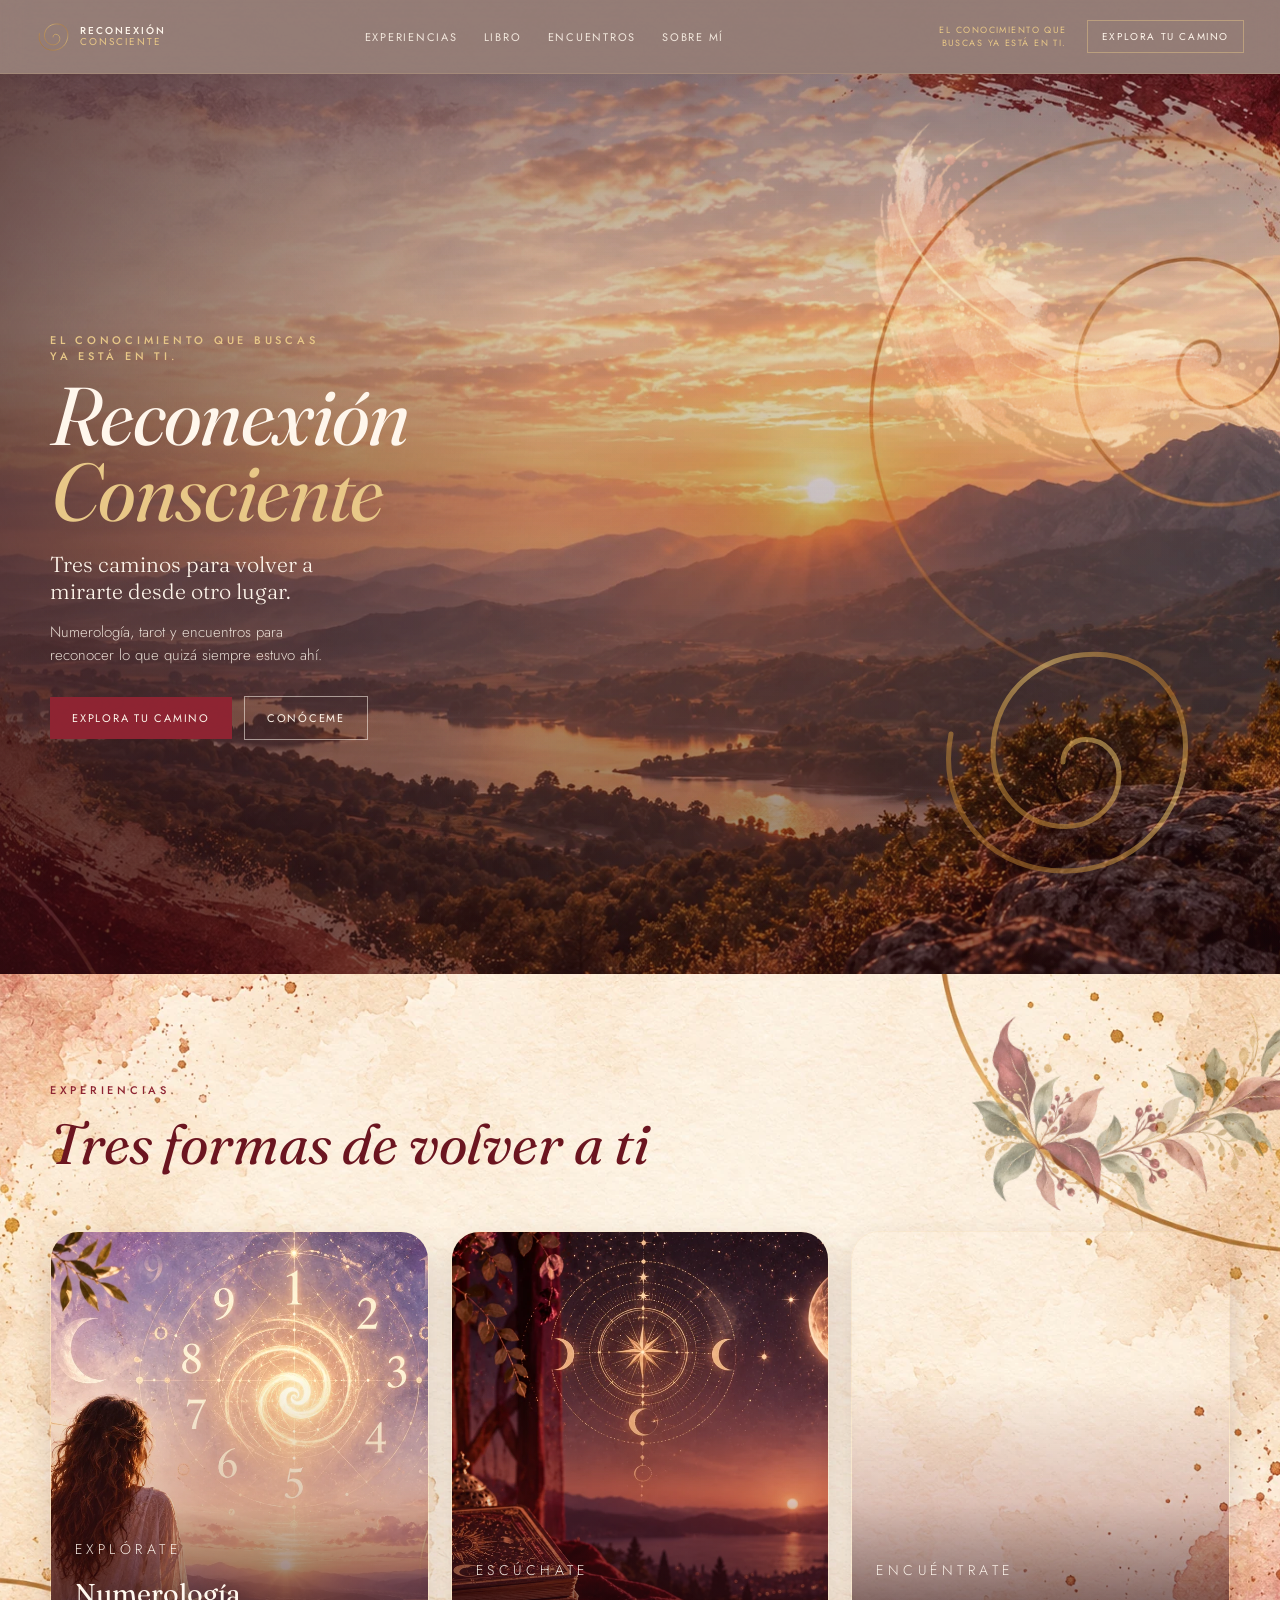
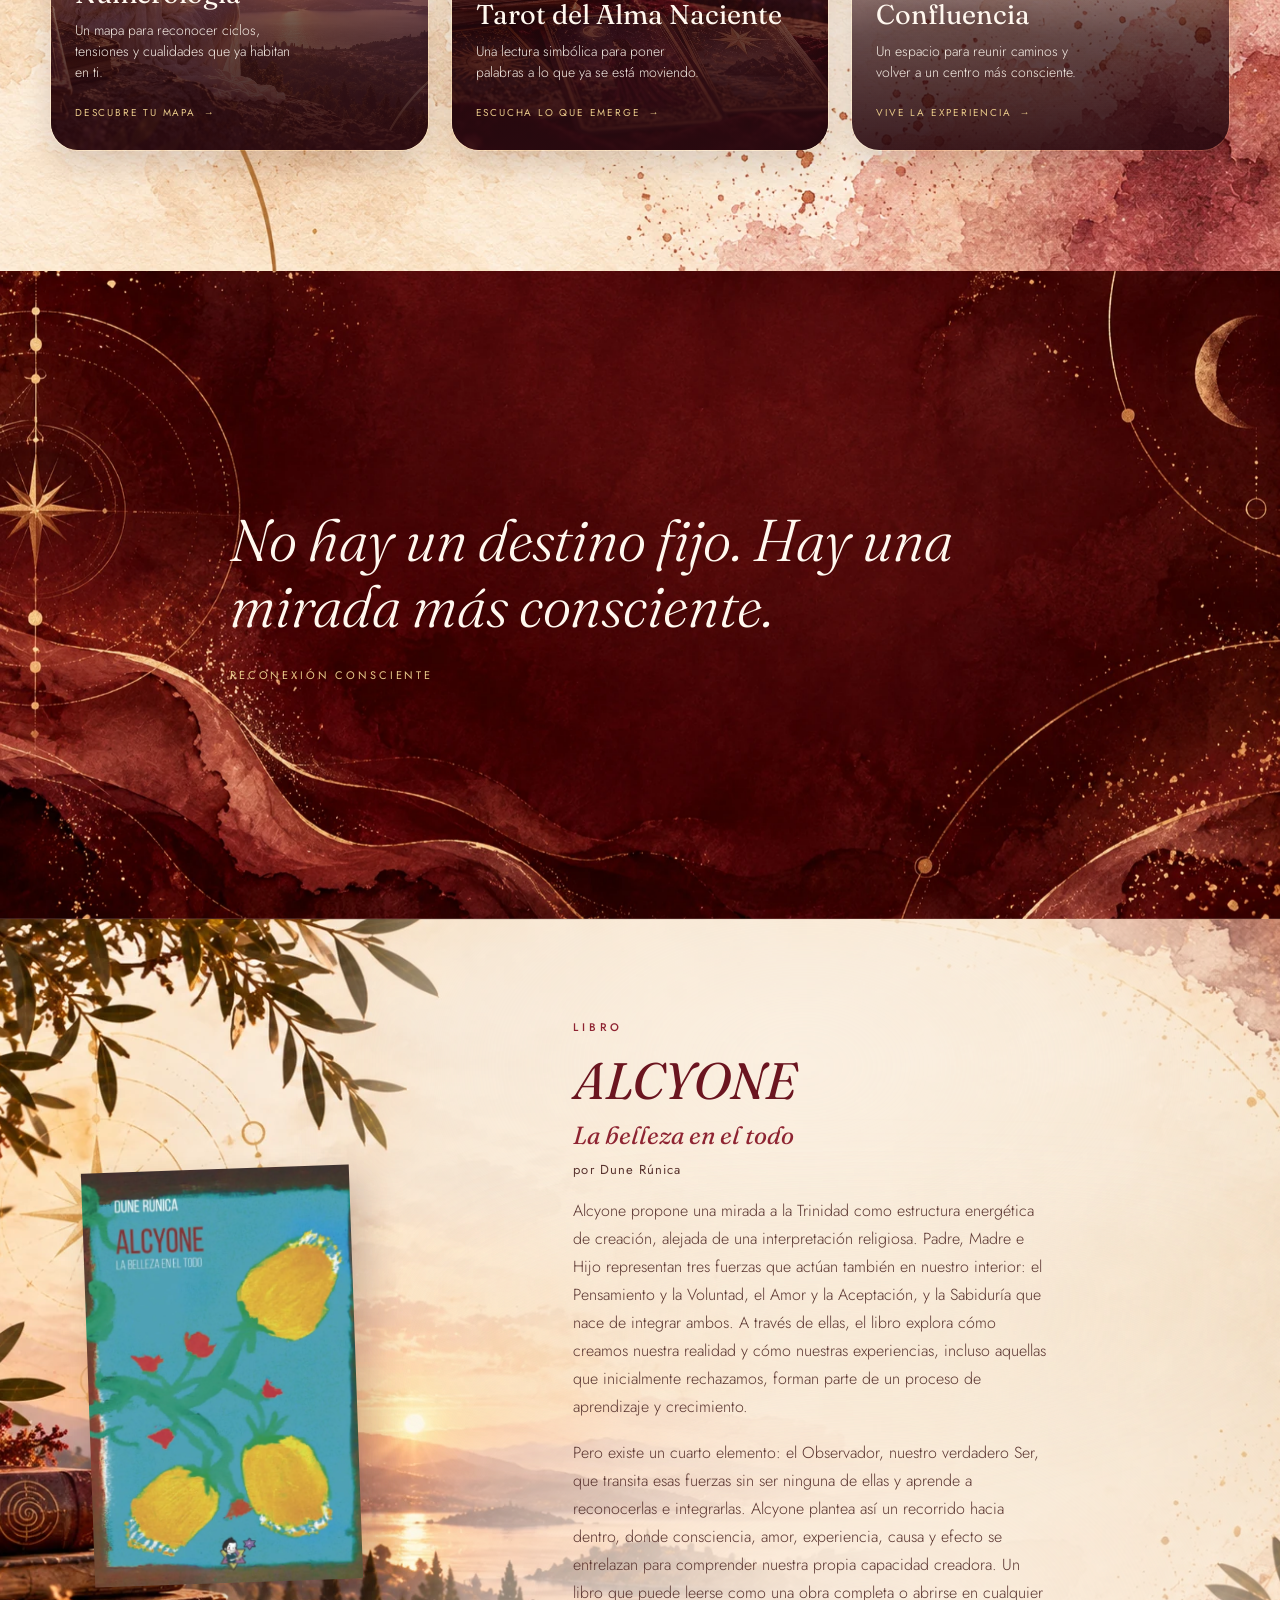
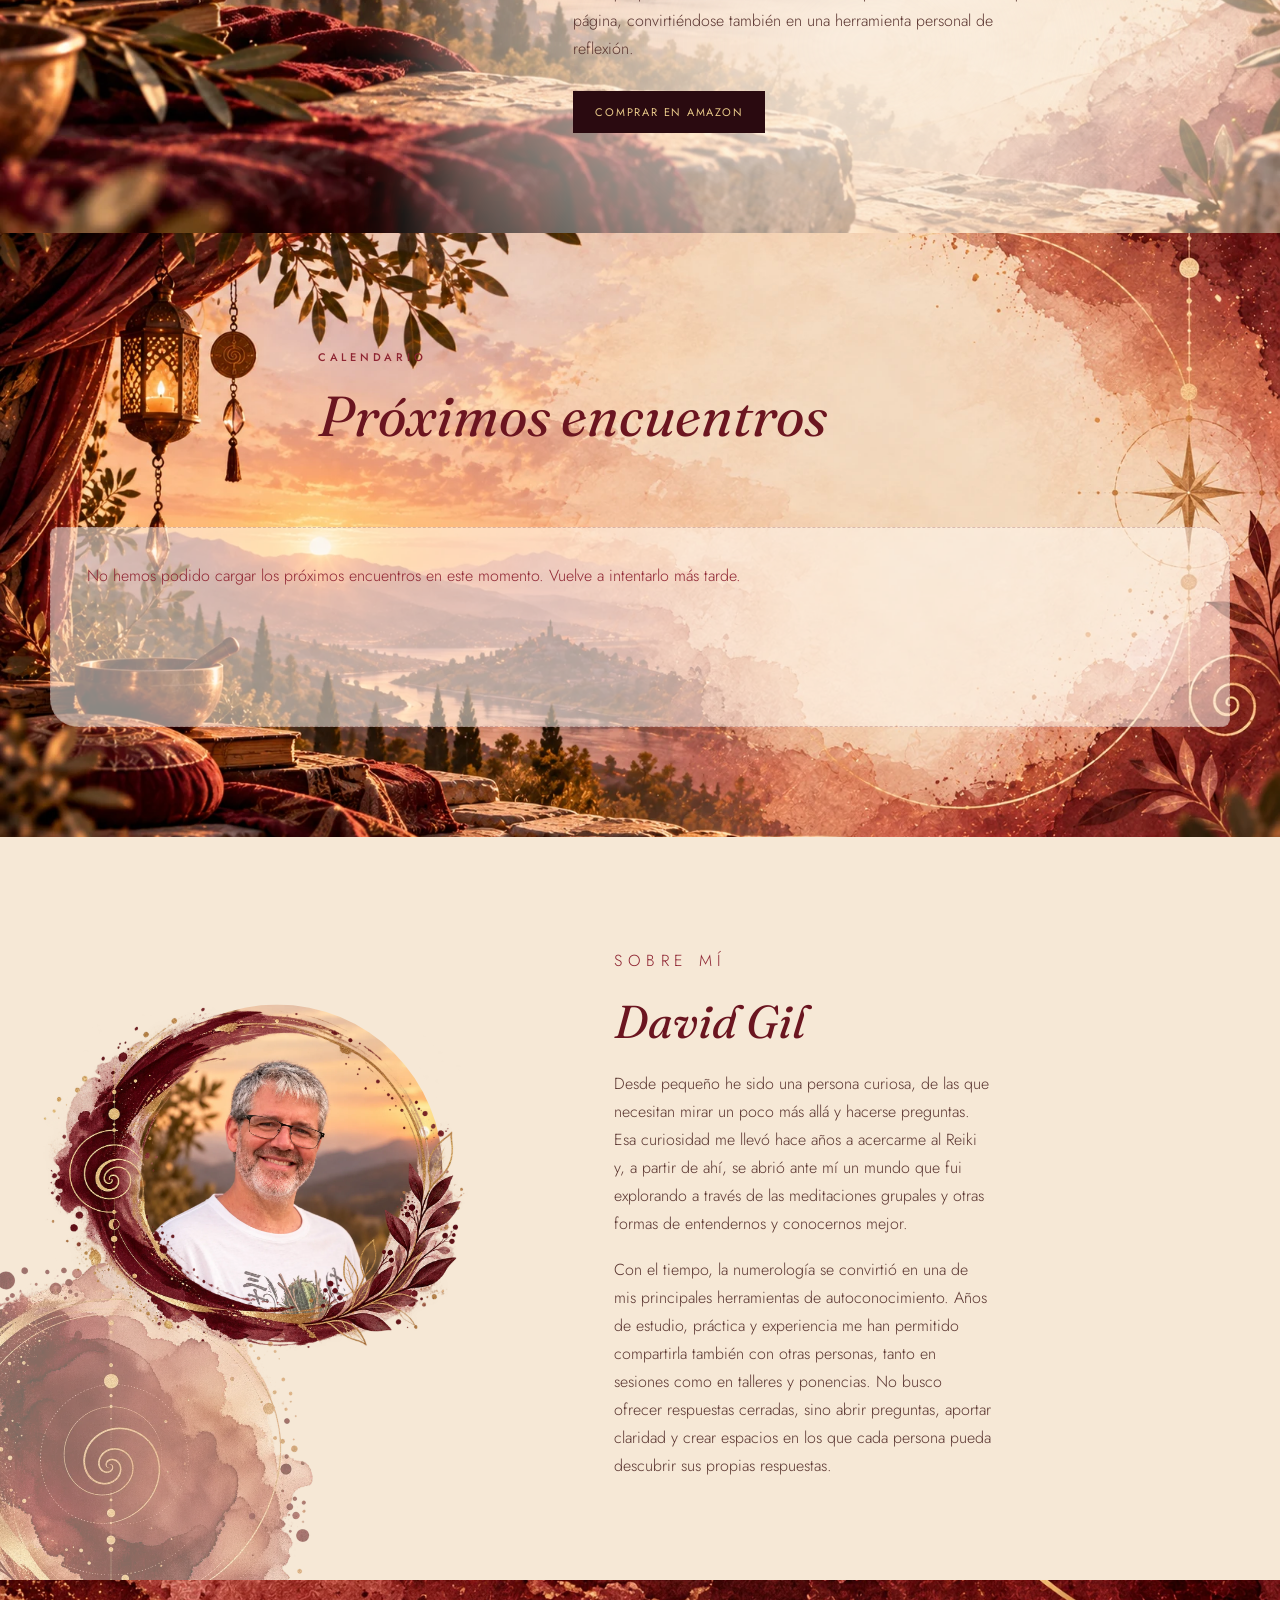
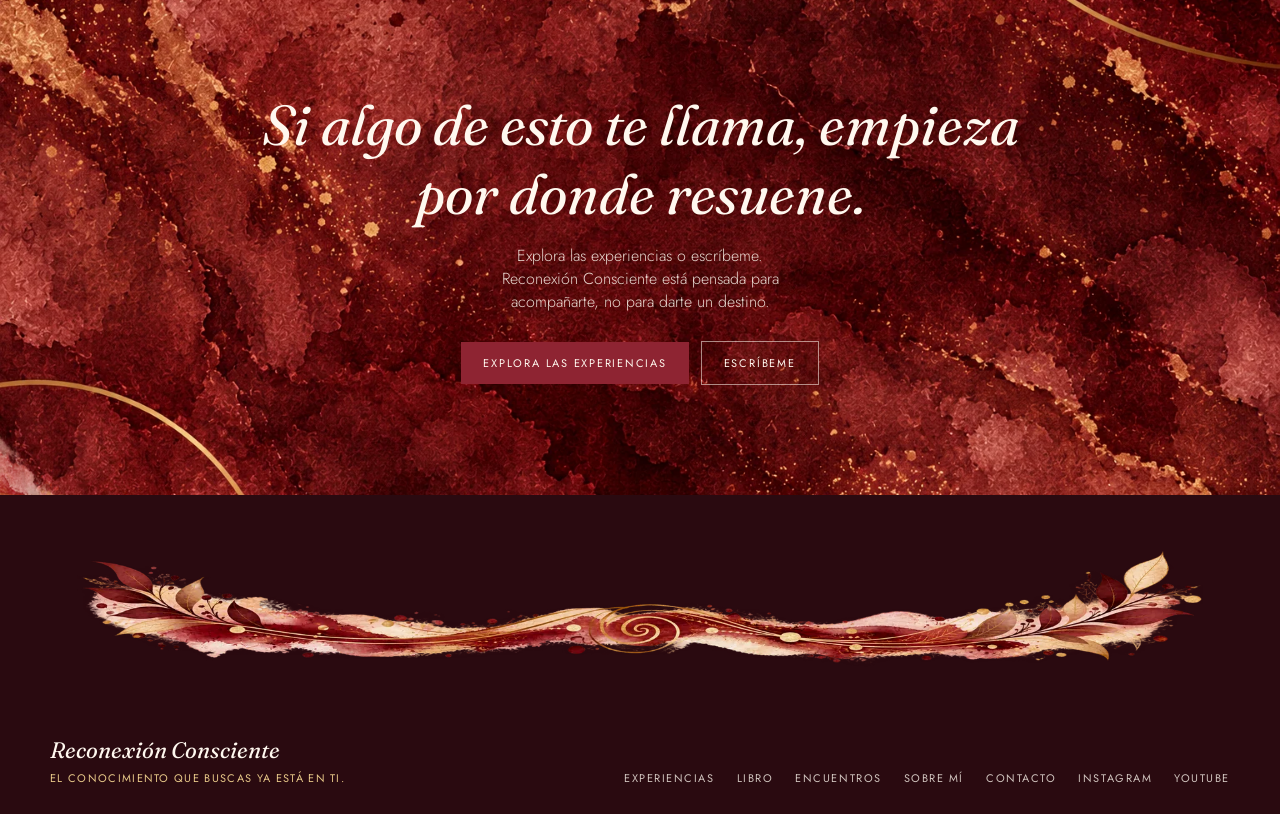
<file: index.html>
<!DOCTYPE html>
<html lang="es">
<head>
<meta charset="UTF-8">
<meta name="viewport" content="width=device-width, initial-scale=1.0">
<title>Reconexión Consciente · David Gil</title>
<link rel="preconnect" href="https://fonts.googleapis.com">
<link rel="preconnect" href="https://fonts.gstatic.com" crossorigin>
<link href="https://fonts.googleapis.com/css2?family=Fraunces:ital,opsz,wght@0,9..144,300;0,9..144,400;1,9..144,300;1,9..144,400&family=Jost:wght@300;400;500&display=swap" rel="stylesheet">
<link rel="stylesheet" href="rc-home.css">
</head>
<body>

<div class="rc-home" id="inicio">
  <div class="rc-grain" aria-hidden="true"></div>

  <header class="rc-header">
    <a class="rc-logo" href="#inicio">
      <img src="assets/spiral-gold.svg" alt="" width="34" height="34">
      <span class="rc-logo-text">
        <strong>Reconexión</strong>
        <span>Consciente</span>
      </span>
    </a>
    <button class="rc-nav-toggle" type="button" aria-expanded="false" aria-controls="rc-nav-panel" aria-label="Abrir menú">
      <span></span>
    </button>
    <nav class="rc-nav" id="rc-nav-panel">
      <a href="#experiencias">Experiencias</a>
      <a href="#libro">Libro</a>
      <a href="#encuentros">Encuentros</a>
      <a href="#sobre-mi">Sobre mí</a>
    </nav>
    <p class="rc-header-tagline">El conocimiento que buscas ya está en ti.</p>
    <a class="rc-header-cta" href="#experiencias">Explora tu camino</a>
  </header>

  <section class="rc-hero" aria-labelledby="rc-hero-title">
    <div class="rc-hero-media">
      <picture>
        <source media="(max-width:768px)" srcset="assets/hero-landscape-mobile.webp" type="image/webp" width="941" height="1672">
        <source media="(min-width:769px)" srcset="assets/hero-landscape-desktop.webp" type="image/webp" width="1672" height="941">
        <img src="assets/hero-landscape-desktop.webp" alt="Paisaje al atardecer sobre un valle y un lago" width="1672" height="941" fetchpriority="high" decoding="async">
      </picture>
    </div>
    <div class="rc-hero-shade" aria-hidden="true"></div>
    <img class="rc-hero-brush is-terra" src="assets/brush-terracotta.webp" alt="" aria-hidden="true">
    <img class="rc-hero-spiral" src="assets/spiral-gold.svg" alt="" aria-hidden="true">
    <div class="rc-hero-inner">
      <div class="rc-hero-copy">
        <p class="rc-kicker">El conocimiento que buscas ya está en ti.</p>
        <h1 id="rc-hero-title">Reconexión<br><em>Consciente</em></h1>
        <p class="rc-hero-claim">Tres caminos para volver a mirarte desde otro lugar.</p>
        <p class="rc-hero-intro">Numerología, tarot y encuentros para reconocer lo que quizá siempre estuvo ahí.</p>
        <div class="rc-actions">
          <a class="rc-btn rc-btn-solid" href="#experiencias">Explora tu camino</a>
          <a class="rc-btn rc-btn-ghost" href="#sobre-mi">Conóceme</a>
        </div>
      </div>
    </div>
  </section>

  <section class="rc-experiences" id="experiencias">
    <img class="rc-botanical" src="assets/botanical-watercolor.webp" alt="" aria-hidden="true" loading="lazy" decoding="async">
    <div class="rc-section-head rc-reveal">
      <p class="rc-kicker">Experiencias</p>
      <h2>Tres formas de volver a ti</h2>
    </div>
    <div class="rc-portals">
      <a class="rc-portal rc-reveal" id="explorate" href="https://numerologia.reconexionconsciente.es/?from=reconexion">
        <div class="rc-portal-media">
          <img src="assets/experience-numerologia.webp" alt="" loading="lazy" decoding="async">
        </div>
        <div class="rc-portal-shade" aria-hidden="true"></div>
        <div class="rc-portal-body">
          <p class="rc-portal-concept">Explórate</p>
          <h3>Numerología</h3>
          <p>Un mapa para reconocer ciclos, tensiones y cualidades que ya habitan en ti.</p>
          <span class="rc-portal-cta">Descubre tu mapa <span class="rc-portal-arrow" aria-hidden="true">→</span></span>
        </div>
      </a>
      <a class="rc-portal rc-reveal" id="escuchate" href="https://tarot.reconexionconsciente.es/?from=reconexion">
        <div class="rc-portal-media">
          <img src="assets/experience-tarot.webp" alt="" loading="lazy" decoding="async">
        </div>
        <div class="rc-portal-shade" aria-hidden="true"></div>
        <div class="rc-portal-body">
          <p class="rc-portal-concept">Escúchate</p>
          <h3>Tarot del Alma Naciente</h3>
          <p>Una lectura simbólica para poner palabras a lo que ya se está moviendo.</p>
          <span class="rc-portal-cta">Escucha lo que emerge <span class="rc-portal-arrow" aria-hidden="true">→</span></span>
        </div>
      </a>
      <a class="rc-portal rc-reveal" id="encuentrate" href="https://confluencia.reconexionconsciente.es/?from=reconexion">
        <div class="rc-portal-media">
          <img src="assets/experience-confluencia.webp" alt="" loading="lazy" decoding="async">
        </div>
        <div class="rc-portal-shade" aria-hidden="true"></div>
        <div class="rc-portal-body">
          <p class="rc-portal-concept">Encuéntrate</p>
          <h3>Confluencia</h3>
          <p>Un espacio para reunir caminos y volver a un centro más consciente.</p>
          <span class="rc-portal-cta">Vive la experiencia <span class="rc-portal-arrow" aria-hidden="true">→</span></span>
        </div>
      </a>
    </div>
  </section>

  <section class="rc-manifesto" id="manifiesto">
    <div class="rc-manifesto-inner rc-reveal">
      <blockquote>No hay un destino fijo. Hay una mirada más consciente.</blockquote>
      <cite>Reconexión Consciente</cite>
    </div>
  </section>

  <section class="rc-book" id="libro">
    <div class="rc-book-grid">
      <div class="rc-book-cover">
        <img src="assets/alcyone-portada.webp" alt="Portada de ALCYONE. La belleza en el todo, de Dune Rúnica" loading="lazy" decoding="async">
      </div>
      <div class="rc-book-copy rc-reveal">
        <p class="rc-kicker">Libro</p>
        <h2>ALCYONE</h2>
        <p class="rc-book-subtitle">La belleza en el todo</p>
        <p class="rc-book-author">por Dune Rúnica</p>
        <div class="rc-book-blurb">
          <p>Alcyone propone una mirada a la Trinidad como estructura energética de creación, alejada de una interpretación religiosa. Padre, Madre e Hijo representan tres fuerzas que actúan también en nuestro interior: el Pensamiento y la Voluntad, el Amor y la Aceptación, y la Sabiduría que nace de integrar ambos. A través de ellas, el libro explora cómo creamos nuestra realidad y cómo nuestras experiencias, incluso aquellas que inicialmente rechazamos, forman parte de un proceso de aprendizaje y crecimiento.</p>
          <p>Pero existe un cuarto elemento: el Observador, nuestro verdadero Ser, que transita esas fuerzas sin ser ninguna de ellas y aprende a reconocerlas e integrarlas. Alcyone plantea así un recorrido hacia dentro, donde consciencia, amor, experiencia, causa y efecto se entrelazan para comprender nuestra propia capacidad creadora. Un libro que puede leerse como una obra completa o abrirse en cualquier página, convirtiéndose también en una herramienta personal de reflexión.</p>
        </div>
        <a class="rc-btn rc-btn-dark" href="https://www.amazon.es/ALCYONE-BELLEZA-EN-EL-TODO/dp/846972326X" target="_blank" rel="noopener noreferrer">Comprar en Amazon</a>
      </div>
    </div>
  </section>

  <section class="rc-events" id="encuentros" aria-busy="true" data-events-section>
    <div class="rc-section-head rc-reveal">
      <p class="rc-kicker">Calendario</p>
      <h2>Próximos encuentros</h2>
    </div>
    <div class="rc-event-list" id="rc-event-list" data-events-list role="status" aria-live="polite">
      <article class="rc-event rc-event-skeleton" aria-hidden="true">
        <div class="rc-event-skeleton-block rc-event-skeleton-date"></div>
        <div class="rc-event-skeleton-body">
          <div class="rc-event-skeleton-block rc-event-skeleton-line short"></div>
          <div class="rc-event-skeleton-block rc-event-skeleton-line"></div>
          <div class="rc-event-skeleton-block rc-event-skeleton-line mid"></div>
        </div>
        <div class="rc-event-skeleton-block rc-event-skeleton-cta"></div>
      </article>
      <article class="rc-event rc-event-skeleton" aria-hidden="true">
        <div class="rc-event-skeleton-block rc-event-skeleton-date"></div>
        <div class="rc-event-skeleton-body">
          <div class="rc-event-skeleton-block rc-event-skeleton-line short"></div>
          <div class="rc-event-skeleton-block rc-event-skeleton-line"></div>
          <div class="rc-event-skeleton-block rc-event-skeleton-line mid"></div>
        </div>
        <div class="rc-event-skeleton-block rc-event-skeleton-cta"></div>
      </article>
      <p class="rc-visually-hidden">Cargando próximos encuentros…</p>
    </div>
    <div class="rc-events-more-wrap" data-events-more hidden>
      <a class="rc-btn rc-btn-ghost rc-events-more" href="/eventos">Ver más eventos</a>
    </div>
  </section>

  <section class="rc-about" id="sobre-mi">
    <img class="rc-about-circle" src="assets/decorative-circle-watercolor.webp" alt="" aria-hidden="true" loading="lazy" decoding="async">
    <div class="rc-about-grid">
      <div class="rc-about-photo" data-about-photo>
        <div class="rc-about-photo-slot">
          <img class="rc-about-portrait" src="assets/david-gil-about-photo.webp" alt="David Gil" loading="lazy" decoding="async">
        </div>
        <img class="rc-about-frame" src="assets/about-brush-frame.webp" alt="" loading="lazy" decoding="async">
      </div>
      <div class="rc-about-copy rc-reveal">
        <p class="rc-kicker">Sobre mí</p>
        <h2 id="sobre-david">David Gil</h2>
        <p>Desde pequeño he sido una persona curiosa, de las que necesitan mirar un poco más allá y hacerse preguntas. Esa curiosidad me llevó hace años a acercarme al Reiki y, a partir de ahí, se abrió ante mí un mundo que fui explorando a través de las meditaciones grupales y otras formas de entendernos y conocernos mejor.</p>
        <p>Con el tiempo, la numerología se convirtió en una de mis principales herramientas de autoconocimiento. Años de estudio, práctica y experiencia me han permitido compartirla también con otras personas, tanto en sesiones como en talleres y ponencias. No busco ofrecer respuestas cerradas, sino abrir preguntas, aportar claridad y crear espacios en los que cada persona pueda descubrir sus propias respuestas.</p>
      </div>
    </div>
  </section>

  <section class="rc-close" id="contacto">
    <img class="rc-brush-corner" src="assets/brush-burgundy-corner.webp" alt="" aria-hidden="true" loading="lazy" decoding="async">
    <h2 class="rc-reveal">Si algo de esto te llama, empieza por donde resuene.</h2>
    <p>Explora las experiencias o escríbeme. Reconexión Consciente está pensada para acompañarte, no para darte un destino.</p>
    <div class="rc-actions">
      <a class="rc-btn rc-btn-solid" href="#experiencias">Explora las experiencias</a>
      <a class="rc-btn rc-btn-ghost" href="mailto:aleyone@gmail.com">Escríbeme</a>
    </div>
  </section>

  <footer class="rc-footer">
    <div class="rc-footer-ornament" aria-hidden="true">
      <img class="rc-footer-detail" src="assets/footer-organic-detail-ultrawide.webp" alt="" loading="lazy" decoding="async">
    </div>
    <div class="rc-footer-inner">
      <div>
        <strong>Reconexión Consciente</strong>
        <p class="rc-footer-tag">El conocimiento que buscas ya está en ti.</p>
      </div>
      <nav class="rc-footer-links">
        <a href="#experiencias">Experiencias</a>
        <a href="#libro">Libro</a>
        <a href="#encuentros">Encuentros</a>
        <a href="#sobre-mi">Sobre mí</a>
        <a href="mailto:aleyone@gmail.com">Contacto</a>
        <a href="https://www.instagram.com/alcyone_1978/" target="_blank" rel="noopener">Instagram</a>
        <a href="https://www.youtube.com/@dunete" target="_blank" rel="noopener">YouTube</a>
      </nav>
    </div>
  </footer>
</div>

<script>
(function(){
  var btn=document.querySelector('.rc-nav-toggle');
  var panel=document.getElementById('rc-nav-panel');
  var scrollLockY=0;
  if(btn&&panel){
    function setOpen(open){
      var isOpen=document.body.classList.contains('rc-nav-open');
      if(open===isOpen) return;
      btn.setAttribute('aria-expanded', open?'true':'false');
      btn.setAttribute('aria-label', open?'Cerrar menú':'Abrir menú');
      if(open){
        scrollLockY=window.scrollY||window.pageYOffset||0;
        document.documentElement.classList.add('rc-nav-open');
        document.body.classList.add('rc-nav-open');
        document.body.style.top='-'+scrollLockY+'px';
      }else{
        document.documentElement.classList.remove('rc-nav-open');
        document.body.classList.remove('rc-nav-open');
        document.body.style.top='';
        window.scrollTo(0, scrollLockY);
      }
    }
    btn.addEventListener('click', function(){
      setOpen(btn.getAttribute('aria-expanded')!=='true');
    });
    panel.querySelectorAll('a').forEach(function(a){
      a.addEventListener('click', function(){ setOpen(false); });
    });
  }
  var nodes=document.querySelectorAll('.rc-home .rc-reveal');
  if(!nodes.length) return;
  if(window.matchMedia('(prefers-reduced-motion: reduce)').matches || !('IntersectionObserver' in window)){
    nodes.forEach(function(n){ n.classList.add('is-in'); });
    return;
  }
  var io=new IntersectionObserver(function(entries){
    entries.forEach(function(e){
      if(e.isIntersecting){
        e.target.classList.add('is-in');
        io.unobserve(e.target);
      }
    });
  }, {threshold:0.14, rootMargin:'0px 0px -8% 0px'});
  nodes.forEach(function(n){ io.observe(n); });
})();
</script>
<script src="/rc-evento-detalle.js" defer></script>
<script src="/rc-eventos-home.js" defer></script>
</body>
</html>
</file>
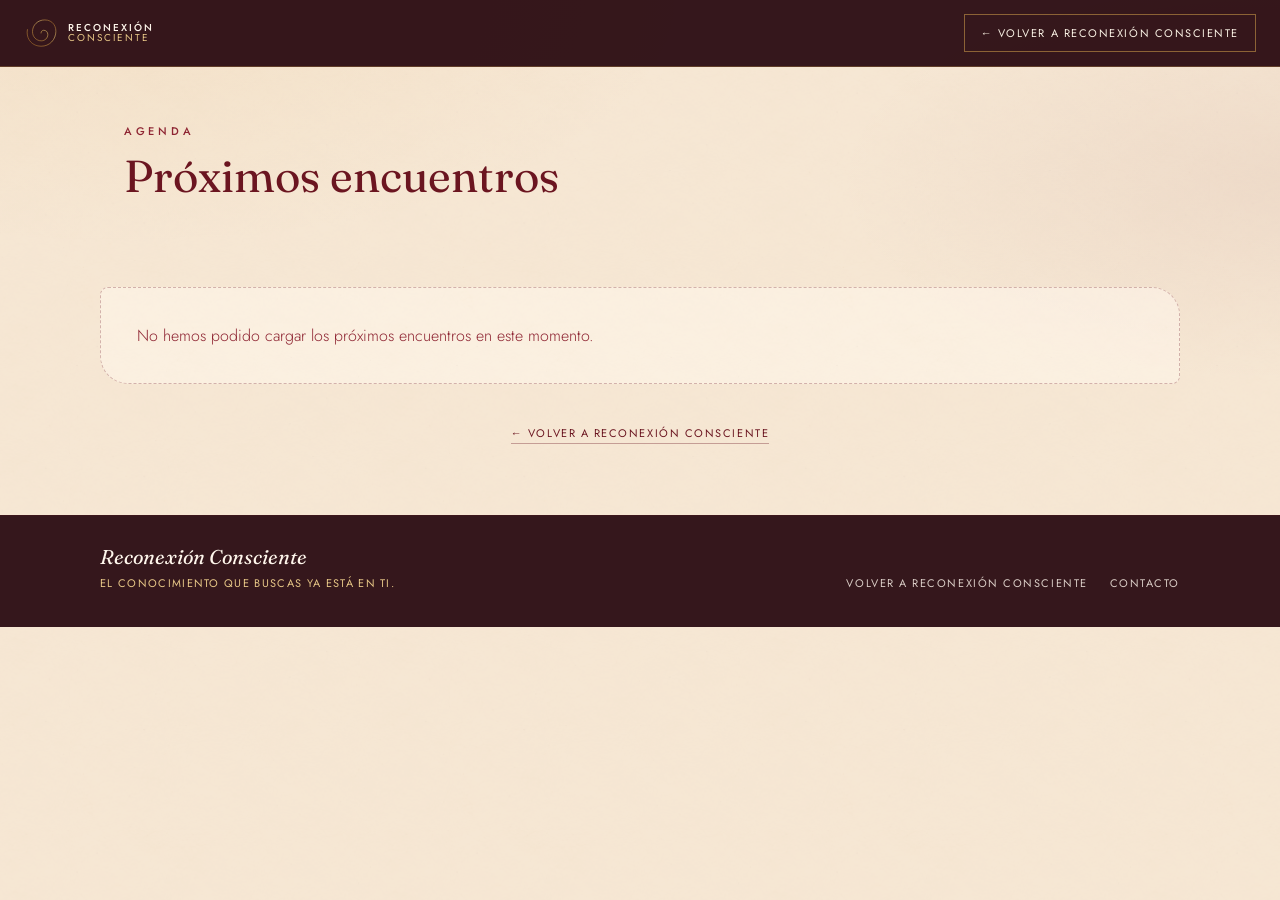
<file: eventos.html>
<!DOCTYPE html>
<html lang="es">
<head>
<meta charset="UTF-8">
<meta name="viewport" content="width=device-width, initial-scale=1.0">
<title>Próximos encuentros | Reconexión Consciente</title>
<meta name="description" content="Agenda de próximos encuentros, talleres y experiencias de Reconexión Consciente.">
<meta property="og:type" content="website">
<meta property="og:site_name" content="Reconexión Consciente">
<meta property="og:title" content="Próximos encuentros | Reconexión Consciente">
<meta property="og:description" content="Agenda de próximos encuentros, talleres y experiencias de Reconexión Consciente.">
<meta property="og:locale" content="es_ES">
<link rel="preconnect" href="https://fonts.googleapis.com">
<link rel="preconnect" href="https://fonts.gstatic.com" crossorigin>
<link href="https://fonts.googleapis.com/css2?family=Fraunces:ital,opsz,wght@0,9..144,300;0,9..144,400;1,9..144,300;1,9..144,400&family=Jost:wght@300;400;500&display=swap" rel="stylesheet">
<link rel="stylesheet" href="/rc-home.css">
</head>
<body>

<div class="rc-home rc-events-page" id="eventos">
  <div class="rc-grain" aria-hidden="true"></div>

  <header class="rc-events-topbar">
    <a class="rc-logo" href="/">
      <img src="/assets/spiral-gold.svg" alt="" width="34" height="34">
      <span class="rc-logo-text">
        <strong>Reconexión</strong>
        <span>Consciente</span>
      </span>
    </a>
    <a class="rc-events-back" href="/">← Volver a Reconexión Consciente</a>
  </header>

  <main class="rc-events-shell" id="rc-events-shell" data-events-page aria-busy="true">
    <div class="rc-section-head">
      <p class="rc-kicker">Agenda</p>
      <h1>Próximos encuentros</h1>
    </div>
    <div class="rc-events-page-list" data-events-page-list role="status" aria-live="polite">
      <article class="rc-agenda-item rc-agenda-item-skeleton" aria-hidden="true">
        <div class="rc-agenda-date is-skel"></div>
        <div class="rc-agenda-media is-skel"></div>
        <div class="rc-agenda-body">
          <div class="rc-events-skel-line short"></div>
          <div class="rc-events-skel-line mid"></div>
          <div class="rc-events-skel-line"></div>
        </div>
      </article>
      <article class="rc-agenda-item rc-agenda-item-skeleton" aria-hidden="true">
        <div class="rc-agenda-date is-skel"></div>
        <div class="rc-agenda-media is-skel"></div>
        <div class="rc-agenda-body">
          <div class="rc-events-skel-line short"></div>
          <div class="rc-events-skel-line mid"></div>
          <div class="rc-events-skel-line"></div>
        </div>
      </article>
      <p class="rc-visually-hidden">Cargando próximos encuentros…</p>
    </div>
    <p class="rc-events-foot-back">
      <a href="/">← Volver a Reconexión Consciente</a>
    </p>
  </main>

  <footer class="rc-events-footer">
    <div class="rc-events-footer-inner">
      <div>
        <strong>Reconexión Consciente</strong>
        <p class="rc-footer-tag">El conocimiento que buscas ya está en ti.</p>
      </div>
      <div class="rc-events-footer-links">
        <a href="/">Volver a Reconexión Consciente</a>
        <a href="mailto:aleyone@gmail.com">Contacto</a>
      </div>
    </div>
  </footer>
</div>

<script src="/rc-evento-detalle.js" defer></script>
<script src="/rc-eventos.js" defer></script>
</body>
</html>
</file>
<file: rc-home.css>
/* Reconexión Consciente · home v1 — identidad orgánica */

*,*::before,*::after{box-sizing:border-box;margin:0;padding:0;}

:root{
  --rc-cream:#F6E8D6;
  --rc-ivory:#FBF1E4;
  --rc-burgundy:#6B1520;
  --rc-burgundy-deep:#2A0A10;
  --rc-wine:#8E2432;
  --rc-terracotta:#C45A36;
  --rc-gold:#D4A24C;
  --rc-gold-soft:#E8C989;
  --rc-ink:#2C1014;
  --rc-ink-soft:#5A3530;
  --rc-foam:#FFF8EF;
  --rc-serif:"Fraunces", serif;
  --rc-sans:"Jost", sans-serif;
}

html,body{
  height:auto;
  min-height:100%;
  overflow-x:hidden;
  overflow-y:auto;
  background:var(--rc-burgundy-deep);
  color-scheme:dark;
}

html.rc-nav-open,
html.rc-nav-open body{
  overflow:hidden!important;
  overscroll-behavior:none;
}
body.rc-nav-open{
  position:fixed;
  left:0;
  right:0;
  width:100%;
}

.rc-home{
  position:relative;
  background:var(--rc-cream);
  color:var(--rc-ink);
  font-family:var(--rc-sans);
  overflow-x:hidden;
}

.rc-home img{max-width:100%;height:auto;display:block;}
.rc-home a{color:inherit;}

.rc-grain{
  pointer-events:none;
  position:fixed;
  inset:0;
  z-index:50;
  background:url("assets/paper-grain.webp") center/380px;
  opacity:.08;
  mix-blend-mode:multiply;
}

.rc-inner{
  width:min(1180px, calc(100% - 48px));
  margin:0 auto;
}

/* ── Header ── */
.rc-header{
  position:sticky;
  top:0;
  z-index:40;
  display:grid;
  grid-template-columns:auto 1fr auto;
  align-items:center;
  gap:20px;
  min-height:74px;
  padding:0 36px;
  background:rgba(42,10,16,.48);
  backdrop-filter:blur(14px);
  border-bottom:1px solid rgba(232,201,137,.18);
  color:var(--rc-foam);
  overflow:visible;
}

.rc-logo{
  display:flex;
  align-items:center;
  gap:10px;
  text-decoration:none;
  color:inherit;
}

.rc-logo img{
  width:34px;
  height:34px;
  opacity:.92;
}

.rc-logo-text{
  display:flex;
  flex-direction:column;
  line-height:1.05;
}

.rc-logo-text strong,
.rc-logo-text span{
  font-family:var(--rc-sans);
  font-weight:500;
  font-size:10px;
  letter-spacing:.2em;
  text-transform:uppercase;
}

.rc-logo-text span{color:var(--rc-gold-soft);font-weight:400;}

.rc-nav{
  display:flex;
  justify-content:center;
  gap:26px;
}

.rc-nav a{
  font-size:11px;
  letter-spacing:.16em;
  text-transform:uppercase;
  text-decoration:none;
  color:rgba(255,248,239,.88);
}

.rc-nav a:hover{color:var(--rc-gold-soft);}

.rc-header-cta{
  display:inline-flex;
  align-items:center;
  padding:8px 14px;
  border:1px solid rgba(232,201,137,.45);
  font-size:10px;
  letter-spacing:.16em;
  text-transform:uppercase;
  text-decoration:none;
  color:var(--rc-gold-soft);
}

.rc-experiences .rc-kicker,
.rc-book .rc-kicker,
.rc-about .rc-kicker{color:var(--rc-wine);}

.rc-header-tagline{
  display:none;
  font-size:9px;
  letter-spacing:.16em;
  text-transform:uppercase;
  color:var(--rc-gold-soft);
  text-align:right;
  line-height:1.4;
  max-width:16em;
}

.rc-nav-toggle{
  display:none;
  width:42px;
  height:42px;
  border:0;
  background:transparent;
  cursor:pointer;
  justify-self:end;
}

.rc-nav-toggle span,
.rc-nav-toggle span::before,
.rc-nav-toggle span::after{
  display:block;
  width:18px;
  height:1px;
  background:var(--rc-foam);
  position:relative;
}
.rc-nav-toggle span::before,
.rc-nav-toggle span::after{content:'';position:absolute;left:0;}
.rc-nav-toggle span::before{top:-6px;}
.rc-nav-toggle span::after{top:6px;}

/* ── Hero ── */
.rc-hero{
  position:relative;
  min-height:min(100vh, 920px);
  display:flex;
  align-items:center;
  overflow:hidden;
  color:var(--rc-foam);
  background:var(--rc-burgundy-deep);
}

.rc-hero-media{
  position:absolute;
  inset:0;
  z-index:0;
}

.rc-hero-media picture{
  position:absolute;
  inset:0;
  display:block;
  width:100%;
  height:100%;
}

.rc-hero-media img{
  width:100%;
  height:100%;
  object-fit:cover;
  object-position:center 40%;
  transform:scale(1.04);
  animation:rc-ken 28s ease-in-out infinite alternate;
}

.rc-hero-shade{
  position:absolute;
  inset:0;
  z-index:1;
  background:
    linear-gradient(90deg, rgba(42,10,16,.62) 0%, rgba(42,10,16,.18) 42%, rgba(42,10,16,.08) 100%),
    linear-gradient(180deg, rgba(42,10,16,.28) 0%, transparent 28%, rgba(42,10,16,.45) 100%);
}

.rc-hero-brush{
  position:absolute;
  z-index:2;
  pointer-events:none;
  mix-blend-mode:screen;
}

.rc-hero-brush.is-terra{
  right:-8%;
  top:8%;
  width:min(46vw, 520px);
  opacity:.72;
  transform:rotate(8deg);
}

.rc-hero-spiral{
  position:absolute;
  right:6%;
  bottom:8%;
  width:min(28vw, 280px);
  opacity:.55;
  z-index:2;
  pointer-events:none;
  animation:rc-spin-slow 80s linear infinite;
}

.rc-hero-inner{
  position:relative;
  z-index:3;
  width:min(1180px, calc(100% - 64px));
  margin:0 auto;
  padding:88px 0 64px;
}

.rc-hero-copy{
  max-width:17.5em;
}

.rc-kicker{
  font-family:var(--rc-sans);
  font-size:11px;
  font-weight:500;
  letter-spacing:.34em;
  text-transform:uppercase;
  color:var(--rc-gold-soft);
  margin-bottom:14px;
}

.rc-hero h1{
  font-family:var(--rc-serif);
  font-weight:400;
  font-style:italic;
  font-size:clamp(3.4rem, 6.4vw, 7.2rem);
  line-height:.92;
  letter-spacing:-.02em;
  margin-bottom:22px;
}

.rc-hero h1 em{
  font-style:italic;
  color:var(--rc-gold-soft);
}

.rc-hero-claim{
  font-family:var(--rc-serif);
  font-size:clamp(1.35rem, 1.6vw, 1.85rem);
  font-weight:300;
  line-height:1.25;
  max-width:14em;
  margin-bottom:16px;
}

.rc-hero-intro{
  font-weight:300;
  font-size:15px;
  line-height:1.55;
  max-width:34ch;
  color:rgba(255,248,239,.86);
  margin-bottom:28px;
}

.rc-actions{
  display:flex;
  flex-wrap:wrap;
  gap:12px;
  align-items:center;
}

.rc-btn{
  display:inline-flex;
  align-items:center;
  justify-content:center;
  padding:13px 22px;
  font-family:var(--rc-sans);
  font-size:11px;
  letter-spacing:.16em;
  text-transform:uppercase;
  text-decoration:none;
  white-space:nowrap;
  transition:transform .35s ease, background .35s ease, color .35s ease;
}

.rc-btn:hover{transform:translateY(-1px);}

.rc-btn-solid{
  background:var(--rc-wine);
  color:var(--rc-foam);
}

.rc-btn-solid:hover{background:#a12d3c;}

.rc-btn-ghost{
  border:1px solid rgba(255,248,239,.55);
  color:var(--rc-foam);
}

.rc-btn-ghost:hover{background:rgba(255,248,239,.08);}

.rc-btn-gold{
  background:transparent;
  border:1px solid var(--rc-gold);
  color:var(--rc-gold-soft);
}

.rc-btn-gold:hover{background:rgba(212,162,76,.12);}

.rc-btn-dark{
  background:var(--rc-burgundy-deep);
  color:var(--rc-foam);
}

.rc-experiences,
.rc-book,
.rc-events,
.rc-about,
.rc-close,
.rc-hero{
  scroll-margin-top:76px;
}

/* ── Experiences ── */
.rc-experiences{
  position:relative;
  padding:108px 0 120px;
  background:
    url("assets/texture-cream-watercolor.webp") center/cover,
    var(--rc-ivory);
  overflow:hidden;
}

.rc-experiences .rc-botanical{
  position:absolute;
  right:-4%;
  top:18px;
  width:min(38vw, 360px);
  opacity:.55;
  pointer-events:none;
  transform:rotate(12deg);
}

.rc-section-head{
  width:min(1180px, calc(100% - 48px));
  margin:0 auto 56px;
}

.rc-section-head h2{
  font-family:var(--rc-serif);
  font-weight:400;
  font-style:italic;
  font-size:clamp(2.4rem, 4.4vw, 4.4rem);
  line-height:1.12;
  color:var(--rc-burgundy);
}

.rc-experiences .rc-section-head h2{
  max-width:none;
  white-space:nowrap;
}

.rc-portals{
  width:min(1180px, calc(100% - 48px));
  margin:0 auto;
  display:grid;
  grid-template-columns:repeat(3, minmax(0, 1fr));
  gap:22px;
  align-items:stretch;
}

.rc-portal{
  position:relative;
  display:flex;
  flex-direction:column;
  width:100%;
  height:520px;
  min-height:520px;
  margin:0;
  border-radius:28px;
  overflow:hidden;
  text-decoration:none;
  color:var(--rc-foam);
  isolation:isolate;
  cursor:pointer;
  border:1px solid rgba(232,201,137,.16);
  box-shadow:0 14px 32px rgba(42,10,16,.16);
  transition:transform .45s ease, box-shadow .45s ease, border-color .45s ease;
}

.rc-portal:hover{
  transform:translateY(-7px);
  border-color:rgba(232,201,137,.42);
  box-shadow:0 22px 40px rgba(42,10,16,.24);
}

.rc-portal:focus,
.rc-portal:focus-visible{
  outline:2px solid var(--rc-gold-soft);
  outline-offset:4px;
  transform:translateY(-7px);
  border-color:rgba(232,201,137,.5);
  box-shadow:0 22px 40px rgba(42,10,16,.24);
}

.rc-portal-media{
  position:absolute;
  inset:0;
  z-index:0;
}

.rc-portal-media img{
  width:100%;
  height:100%;
  object-fit:cover;
  transition:transform .8s ease;
}

.rc-portal:hover .rc-portal-media img,
.rc-portal:focus .rc-portal-media img,
.rc-portal:focus-visible .rc-portal-media img{transform:scale(1.045);}

.rc-portal-shade{
  position:absolute;
  inset:0;
  z-index:1;
  pointer-events:none;
  background:linear-gradient(
    180deg,
    rgba(42,10,16,0) 0%,
    rgba(42,10,16,0) 28%,
    rgba(107,21,32,.22) 52%,
    rgba(42,10,16,.72) 78%,
    rgba(42,10,16,.92) 100%
  );
}

.rc-portal-body{
  position:relative;
  z-index:2;
  margin-top:auto;
  padding:32px 24px 28px;
}

.rc-portal-concept{
  font-size:11px;
  letter-spacing:.32em;
  text-transform:uppercase;
  color:var(--rc-gold-soft);
  margin-bottom:10px;
}

.rc-portal h3{
  font-family:var(--rc-serif);
  font-weight:400;
  font-size:clamp(1.7rem, 2vw, 2.2rem);
  color:var(--rc-foam);
  margin-bottom:10px;
  text-shadow:0 2px 16px rgba(42,10,16,.35);
}

.rc-portal p{
  font-weight:300;
  font-size:14px;
  line-height:1.5;
  color:rgba(255,248,239,.94);
  margin-bottom:16px;
  max-width:28ch;
}

.rc-portal-cta{
  display:inline-flex;
  align-items:center;
  gap:8px;
  font-size:10px;
  letter-spacing:.18em;
  text-transform:uppercase;
  color:var(--rc-gold-soft);
}

.rc-portal-arrow{
  display:inline-block;
  transition:transform .35s ease;
}

.rc-portal:hover .rc-portal-arrow,
.rc-portal:focus .rc-portal-arrow,
.rc-portal:focus-visible .rc-portal-arrow{
  transform:translateX(5px);
}

/* ── Manifesto ── */
.rc-manifesto{
  position:relative;
  min-height:72vh;
  display:flex;
  align-items:center;
  justify-content:center;
  padding:100px 24px;
  background:var(--rc-burgundy-deep) url("assets/quote-organic-background.webp") center/cover;
  color:var(--rc-foam);
  overflow:hidden;
}

.rc-manifesto-inner{
  width:min(820px, 100%);
  text-align:left;
  transform:rotate(-1.2deg);
}

.rc-manifesto blockquote{
  font-family:var(--rc-serif);
  font-style:italic;
  font-weight:300;
  font-size:clamp(2rem, 4.6vw, 4.1rem);
  line-height:1.12;
  max-width:14em;
}

.rc-manifesto cite{
  display:block;
  margin-top:28px;
  font-family:var(--rc-sans);
  font-style:normal;
  font-size:11px;
  letter-spacing:.26em;
  text-transform:uppercase;
  color:var(--rc-gold-soft);
}

/* ── Book ── */
.rc-book{
  position:relative;
  padding:100px 0;
  background:var(--rc-ivory) url("assets/book-organic-background.webp") center/cover;
  overflow:hidden;
}

.rc-book-grid{
  width:min(1180px, calc(100% - 48px));
  margin:0 auto;
  display:grid;
  grid-template-columns:.42fr .58fr;
  gap:48px;
  align-items:center;
}

.rc-book-cover{
  position:relative;
  z-index:2;
  width:min(268px, 86%);
  margin-left:8%;
  transform:rotate(-2deg);
}

.rc-book-cover img,
.rc-home .rc-book-cover img{
  display:block;
  width:100%;
  height:auto;
  box-shadow:12px 18px 34px rgba(42,10,16,.2);
}

.rc-book-copy{
  position:relative;
  isolation:isolate;
  min-width:0;
}

.rc-book-copy::before,
.rc-book-copy::after{
  content:"";
  position:absolute;
  pointer-events:none;
  z-index:0;
  filter:blur(36px);
}

.rc-book-copy::before{
  top:-28%;
  left:-32%;
  width:168%;
  height:96%;
  background:radial-gradient(ellipse 78% 76% at 40% 36%,
    rgba(251,241,228,.92) 0%,
    rgba(251,241,228,.58) 40%,
    rgba(246,232,214,.2) 64%,
    rgba(246,232,214,0) 82%);
}

.rc-book-copy::after{
  top:24%;
  left:-24%;
  width:158%;
  height:110%;
  background:radial-gradient(ellipse 86% 84% at 44% 58%,
    rgba(251,241,228,.9) 0%,
    rgba(251,241,228,.55) 38%,
    rgba(246,232,214,.18) 62%,
    rgba(246,232,214,0) 82%);
}

.rc-book-copy > *{
  position:relative;
  z-index:1;
}

.rc-book-copy h2{
  font-family:var(--rc-serif);
  font-style:italic;
  font-weight:400;
  font-size:clamp(2.2rem, 4vw, 3.6rem);
  color:var(--rc-burgundy);
  margin:4px 0 8px;
}

.rc-book-subtitle{
  font-family:var(--rc-serif);
  font-style:italic;
  font-weight:400;
  font-size:clamp(1.2rem, 2vw, 1.55rem);
  color:var(--rc-wine);
  margin:0 0 10px;
}

.rc-book-author{
  font-family:var(--rc-sans);
  font-size:13px;
  font-weight:400;
  letter-spacing:.08em;
  color:var(--rc-ink-soft);
  margin:0;
}

.rc-book-blurb{
  max-width:48ch;
  margin:18px 0 28px;
}

.rc-book-blurb p{
  font-family:var(--rc-sans);
  font-weight:300;
  font-size:16px;
  line-height:1.75;
  color:var(--rc-ink-soft);
  margin:0 0 1.15em;
}

.rc-book-blurb p:last-child{margin-bottom:0;}

.rc-book .rc-btn-dark{
  display:inline-flex;
  color:var(--rc-gold-soft);
}

.rc-book .rc-btn-dark:hover,
.rc-book .rc-btn-dark:focus,
.rc-book .rc-btn-dark:focus-visible{
  color:#F3D9A4;
}

/* ── Events ── */
.rc-events{
  position:relative;
  padding:108px 0 110px;
  overflow:visible;
  background:var(--rc-ivory) url("assets/event-organic-background.webp") center/cover;
  color:var(--rc-ink);
}

.rc-events .rc-section-head{
  overflow:visible;
  display:flex;
  flex-direction:column;
  align-items:flex-start;
  padding:8px 8px 16px 268px;
}

.rc-events .rc-section-head h2{
  color:var(--rc-burgundy);
  max-width:none;
  line-height:1.2;
  padding:.12em 0 .1em;
  overflow:visible;
}

.rc-events .rc-kicker{
  color:var(--rc-wine);
  margin-bottom:10px;
}

.rc-event-list{
  width:min(1180px, calc(100% - 48px));
  margin:0 auto;
  display:grid;
  gap:16px;
  min-height:200px;
}

/* Base: cartel opcional + contenido (fecha|info) + acciones */
.rc-event{
  display:grid;
  grid-template-columns:minmax(0, 1fr);
  grid-template-areas:
    "content"
    "actions";
  column-gap:22px;
  row-gap:14px;
  align-items:center;
  padding:20px 24px;
  color:var(--rc-foam);
  background:linear-gradient(105deg, rgba(42,10,16,.82) 0%, rgba(107,21,32,.68) 100%);
  border:1px solid rgba(212,162,76,.38);
  border-radius:8px 32px 8px 32px;
}

.rc-event:has(> .rc-event-actions){
  grid-template-areas:
    "content"
    "actions";
}

.rc-event:has(.rc-event-media){
  grid-template-columns:120px minmax(0, 1fr);
  grid-template-areas:
    "media content"
    "media actions";
}

.rc-event:has(.rc-event-media):has(> .rc-event-actions){
  grid-template-columns:120px minmax(0, 1fr) auto;
  grid-template-areas:"media content actions";
}

.rc-event:not(:has(.rc-event-media)):has(> .rc-event-actions){
  grid-template-columns:minmax(0, 1fr) auto;
  grid-template-areas:"content actions";
}

.rc-event-media{
  grid-area:media;
  width:120px;
  align-self:center;
  display:flex;
  align-items:center;
  justify-content:center;
}

.rc-event-media img{
  width:120px;
  height:160px;
  object-fit:contain;
  object-position:center;
  border-radius:6px 18px 6px 18px;
  border:1px solid rgba(212,162,76,.35);
  background:rgba(42,10,16,.35);
}

.rc-event-content{
  grid-area:content;
  display:grid;
  grid-template-columns:minmax(4.5rem, 5.75rem) minmax(0, 1fr);
  column-gap:20px;
  row-gap:8px;
  align-items:center;
  min-width:0;
}

.rc-event-date{
  display:flex;
  flex-direction:column;
  align-items:flex-start;
  justify-content:center;
  gap:2px;
  min-width:0;
  font-family:var(--rc-serif);
  font-style:normal;
  color:var(--rc-gold-soft);
  line-height:1.05;
}

.rc-event-date-day{
  font-size:1.55rem;
  font-weight:400;
  letter-spacing:.02em;
  white-space:nowrap;
}

.rc-event-date-month{
  font-size:.78rem;
  font-family:var(--rc-sans);
  font-style:normal;
  font-weight:500;
  letter-spacing:.18em;
  text-transform:uppercase;
  color:rgba(232,201,137,.92);
}

.rc-event-date-range{
  display:flex;
  flex-direction:column;
  align-items:flex-start;
  gap:4px;
}

.rc-event-date-part{
  display:flex;
  flex-direction:column;
  gap:1px;
}

.rc-event-date-sep{
  font-size:.85rem;
  line-height:1;
  color:rgba(232,201,137,.7);
  padding-left:2px;
}

.rc-event-body{
  min-width:0;
  max-width:none;
}

.rc-event-type{
  display:inline-block;
  font-size:10px;
  letter-spacing:.22em;
  text-transform:uppercase;
  color:var(--rc-gold-soft);
  margin-bottom:6px;
}

.rc-event-badge{
  display:inline-block;
  margin-left:10px;
  padding:2px 8px;
  border:1px solid rgba(212,162,76,.55);
  border-radius:999px;
  font-size:9px;
  letter-spacing:.16em;
  text-transform:uppercase;
  color:var(--rc-gold-soft);
  vertical-align:middle;
}

.rc-event.is-featured{
  box-shadow:inset 0 0 0 1px rgba(212,162,76,.28);
}

.rc-event h3{
  font-family:var(--rc-serif);
  font-weight:400;
  font-size:clamp(1.2rem, 1.1rem + .4vw, 1.55rem);
  color:var(--rc-foam);
  margin-bottom:6px;
  line-height:1.25;
  overflow-wrap:anywhere;
  word-break:break-word;
}

.rc-event p{
  font-weight:300;
  font-size:14px;
  color:rgba(255,248,239,.9);
  line-height:1.55;
  overflow-wrap:anywhere;
}

.rc-event .rc-btn-gold{
  background:var(--rc-gold);
  border:1px solid var(--rc-gold);
  color:var(--rc-burgundy-deep);
  white-space:nowrap;
}

.rc-event .rc-btn-gold:hover{
  background:var(--rc-gold-soft);
  color:var(--rc-burgundy-deep);
}

.rc-event-actions{
  grid-area:actions;
  display:flex;
  flex-direction:column;
  gap:10px;
  align-items:stretch;
  justify-self:end;
  align-self:center;
  min-width:max-content;
}

.rc-event-actions .rc-btn{
  text-align:center;
  justify-content:center;
}

.rc-event-link{
  color:var(--rc-gold-soft);
  border-color:rgba(232,201,137,.4);
  background:transparent;
  white-space:nowrap;
}

.rc-event-link:hover{
  color:var(--rc-foam);
  border-color:rgba(232,201,137,.7);
}

.rc-event.rc-event-skeleton{
  grid-template-columns:120px minmax(0, 1fr) auto;
  grid-template-areas:"media content actions";
}

.rc-event-empty{
  margin:0;
  padding:36px;
  border:1px dashed rgba(107,21,32,.28);
  border-radius:8px 28px 8px 28px;
  font-weight:300;
  color:var(--rc-burgundy);
  background:rgba(255,248,239,.55);
}

.rc-event-error{
  border-color:rgba(107,21,32,.22);
  color:var(--rc-wine);
}

.rc-event-skeleton{
  pointer-events:none;
  min-height:112px;
}

.rc-event-skeleton-block{
  border-radius:6px;
  background:linear-gradient(
    90deg,
    rgba(255,248,239,.08) 0%,
    rgba(232,201,137,.18) 50%,
    rgba(255,248,239,.08) 100%
  );
  background-size:200% 100%;
  animation:rc-event-shimmer 1.4s ease-in-out infinite;
}

.rc-event-skeleton-date{height:1.6rem;width:110px;}
.rc-event-skeleton-body{display:grid;gap:10px;}
.rc-event-skeleton-line{height:14px;width:100%;max-width:420px;}
.rc-event-skeleton-line.short{width:88px;height:10px;}
.rc-event-skeleton-line.mid{width:70%;max-width:280px;}
.rc-event-skeleton-cta{height:42px;width:140px;justify-self:end;border-radius:999px;}

@keyframes rc-event-shimmer{
  0%{background-position:100% 0;}
  100%{background-position:-100% 0;}
}

@media (prefers-reduced-motion: reduce){
  .rc-event-skeleton-block{animation:none;}
}

.rc-events-more-wrap{
  width:min(1180px, calc(100% - 48px));
  margin:22px auto 0;
  display:flex;
  justify-content:center;
}

.rc-events-more-wrap[hidden]{
  display:none !important;
}

.rc-events a.rc-events-more,
a.rc-btn.rc-events-more{
  background:rgba(42,10,16,.94);
  color:#FBF4E8;
  border:1px solid var(--rc-gold);
  text-decoration:none;
  box-shadow:0 10px 28px rgba(24,6,10,.28);
  letter-spacing:.08em;
}

.rc-events a.rc-events-more:hover,
a.rc-btn.rc-events-more:hover,
a.rc-btn.rc-btn-ghost.rc-events-more:hover{
  background:#6B1520;
  color:#FFF8EF;
  border-color:var(--rc-gold-soft);
  transform:translateY(-1px);
  box-shadow:0 12px 30px rgba(24,6,10,.38);
}

.rc-events a.rc-events-more:focus-visible,
a.rc-btn.rc-events-more:focus-visible{
  outline:2px solid var(--rc-gold-soft);
  outline-offset:3px;
  color:#FFF8EF;
}

.rc-visually-hidden{
  position:absolute;
  width:1px;
  height:1px;
  padding:0;
  margin:-1px;
  overflow:hidden;
  clip:rect(0,0,0,0);
  white-space:nowrap;
  border:0;
}

/* Shell público /eventos — agenda secundaria */
.rc-events-page{
  min-height:100vh;
  background:
    radial-gradient(ellipse 80% 50% at 10% 0%, rgba(212,162,76,.08), transparent 55%),
    radial-gradient(ellipse 70% 45% at 100% 20%, rgba(107,21,32,.06), transparent 50%),
    var(--rc-cream);
}

.rc-events-topbar{
  position:sticky;
  top:0;
  z-index:40;
  display:flex;
  align-items:center;
  justify-content:space-between;
  gap:16px 28px;
  flex-wrap:wrap;
  padding:14px 24px;
  background:rgba(42,10,16,.94);
  border-bottom:1px solid rgba(212,162,76,.28);
}

.rc-events-page .rc-events-topbar .rc-logo{
  color:var(--rc-foam);
}

.rc-events-back{
  display:inline-flex;
  align-items:center;
  font-family:var(--rc-sans);
  font-size:11px;
  letter-spacing:.14em;
  text-transform:uppercase;
  text-decoration:none;
  color:#FBF4E8;
  border:1px solid rgba(212,162,76,.55);
  padding:10px 16px;
  white-space:nowrap;
  transition:background .3s ease, border-color .3s ease, color .3s ease;
}

.rc-events-page a.rc-events-back{
  color:#FBF4E8;
}

.rc-events-back:hover{
  background:rgba(107,21,32,.55);
  border-color:var(--rc-gold-soft);
  color:#FFF8EF;
}

.rc-events-back:focus-visible{
  outline:2px solid var(--rc-gold-soft);
  outline-offset:3px;
}

.rc-events-shell{
  width:min(1080px, calc(100% - 48px));
  margin:0 auto;
  padding:56px 0 72px;
  min-height:48vh;
}

.rc-events-shell .rc-section-head{
  padding:0 0 28px;
}

.rc-events-shell h1{
  font-family:var(--rc-serif);
  font-weight:400;
  font-size:clamp(2rem, 4vw, 2.8rem);
  color:var(--rc-burgundy);
  line-height:1.2;
  margin:0;
}

.rc-events-shell .rc-kicker{
  color:var(--rc-wine);
  margin-bottom:10px;
}

.rc-events-page-list{
  display:grid;
  gap:40px;
}

.rc-agenda-month{
  display:grid;
  gap:18px;
}

.rc-agenda-month-head{
  display:grid;
  grid-template-columns:minmax(24px, 1fr) auto minmax(24px, 1fr);
  align-items:center;
  gap:14px;
  margin:0;
  font-weight:400;
}

.rc-agenda-month-line{
  height:1px;
  background:linear-gradient(90deg, transparent, rgba(107,21,32,.35), transparent);
}

.rc-agenda-month-label{
  display:flex;
  flex-direction:column;
  align-items:center;
  gap:2px;
  text-align:center;
}

.rc-agenda-month-name{
  font-family:var(--rc-sans);
  font-size:11px;
  letter-spacing:.28em;
  text-transform:uppercase;
  color:var(--rc-burgundy);
}

.rc-agenda-month-year{
  font-family:var(--rc-serif);
  font-style:italic;
  font-size:1.05rem;
  color:var(--rc-wine);
}

.rc-agenda-month-list{
  display:grid;
  gap:16px;
}

.rc-agenda-item{
  display:grid;
  grid-template-columns:minmax(4.5rem, 5.5rem) 132px minmax(0, 1fr);
  gap:18px 22px;
  align-items:start;
  padding:22px 24px;
  background:linear-gradient(120deg, rgba(42,10,16,.9) 0%, rgba(92,31,23,.78) 100%);
  border:1px solid rgba(212,162,76,.34);
  border-radius:8px 28px 8px 28px;
  color:var(--rc-foam);
}

.rc-agenda-item.is-featured{
  box-shadow:inset 0 0 0 1px rgba(212,162,76,.3);
}

.rc-agenda-date{
  display:flex;
  flex-direction:column;
  align-items:flex-start;
  gap:2px;
  min-width:0;
  padding-top:4px;
  color:var(--rc-gold-soft);
  line-height:1.05;
}

.rc-agenda-date-day{
  font-family:var(--rc-serif);
  font-size:1.55rem;
  font-weight:400;
  white-space:nowrap;
}

.rc-agenda-date-month{
  font-family:var(--rc-sans);
  font-size:.72rem;
  font-weight:500;
  letter-spacing:.18em;
  text-transform:uppercase;
  color:rgba(232,201,137,.92);
}

.rc-agenda-date-range{
  display:flex;
  flex-direction:column;
  gap:4px;
}

.rc-agenda-date-part{
  display:flex;
  flex-direction:column;
  gap:1px;
}

.rc-agenda-date-sep{
  font-size:.8rem;
  color:rgba(232,201,137,.65);
  padding-left:2px;
}

.rc-agenda-media{
  width:132px;
  height:176px;
  display:flex;
  align-items:center;
  justify-content:center;
  border-radius:6px 18px 6px 18px;
  border:1px solid rgba(212,162,76,.32);
  background:rgba(24,6,10,.35);
  overflow:hidden;
}

.rc-agenda-media img{
  width:100%;
  height:100%;
  object-fit:contain;
  object-position:center;
  display:block;
}

.rc-agenda-media.is-empty{
  border-style:dashed;
  border-color:rgba(232,201,137,.22);
}

.rc-agenda-body{
  min-width:0;
  display:flex;
  flex-direction:column;
  align-items:flex-start;
}

.rc-agenda-meta{
  display:flex;
  flex-wrap:wrap;
  align-items:center;
  gap:8px 12px;
  margin-bottom:8px;
}

.rc-agenda-type{
  font-size:10px;
  letter-spacing:.22em;
  text-transform:uppercase;
  color:var(--rc-gold-soft);
}

.rc-agenda-badge,
.rc-agenda-status{
  display:inline-block;
  padding:2px 8px;
  border:1px solid rgba(212,162,76,.55);
  border-radius:999px;
  font-size:9px;
  letter-spacing:.14em;
  text-transform:uppercase;
  color:var(--rc-gold-soft);
}

.rc-agenda-item h2{
  font-family:var(--rc-serif);
  font-weight:400;
  font-size:clamp(1.3rem, 2vw, 1.7rem);
  color:var(--rc-foam);
  margin:0 0 8px;
  line-height:1.25;
  overflow-wrap:anywhere;
}

.rc-agenda-time,
.rc-agenda-place{
  margin:0 0 6px;
  font-size:14px;
  font-weight:300;
  line-height:1.5;
  color:rgba(255,248,239,.9);
}

.rc-agenda-place{color:rgba(232,201,137,.92);}

.rc-agenda-desc{
  margin:6px 0 0;
  max-width:52ch;
  font-weight:300;
  font-size:14px;
  line-height:1.6;
  color:rgba(255,248,239,.86);
}

.rc-agenda-actions{
  display:flex;
  flex-wrap:wrap;
  gap:10px;
  align-items:center;
  margin-top:16px;
}

.rc-agenda-actions .rc-btn-gold{
  background:var(--rc-gold);
  border:1px solid var(--rc-gold);
  color:var(--rc-burgundy-deep);
}

.rc-agenda-actions .rc-btn-gold:hover{
  background:var(--rc-gold-soft);
  color:var(--rc-burgundy-deep);
}

.rc-agenda-link{
  color:var(--rc-gold-soft);
  border-color:rgba(232,201,137,.4);
  background:transparent;
}

.rc-agenda-link:hover{
  color:var(--rc-foam);
  border-color:rgba(232,201,137,.7);
}

.rc-events-page-empty{
  margin:0;
  padding:36px;
  border:1px dashed rgba(107,21,32,.28);
  border-radius:8px 28px 8px 28px;
  font-weight:300;
  color:var(--rc-burgundy);
  background:rgba(255,248,239,.55);
}

.rc-events-page-error{color:var(--rc-wine);}

.rc-agenda-item-skeleton{pointer-events:none;min-height:160px;}
.rc-agenda-date.is-skel,
.rc-agenda-media.is-skel,
.rc-events-skel-line{
  border-radius:6px;
  background:linear-gradient(
    90deg,
    rgba(255,248,239,.08) 0%,
    rgba(232,201,137,.18) 50%,
    rgba(255,248,239,.08) 100%
  );
  background-size:200% 100%;
  animation:rc-event-shimmer 1.4s ease-in-out infinite;
}
.rc-agenda-date.is-skel{width:64px;height:52px;}
.rc-agenda-media.is-skel{width:132px;height:176px;}
.rc-events-skel-line{height:14px;width:100%;max-width:420px;margin-bottom:12px;}
.rc-events-skel-line.short{width:88px;height:10px;}
.rc-events-skel-line.mid{width:55%;max-width:240px;height:1.4rem;}
.rc-events-skel-line.long{width:90%;max-width:480px;height:48px;}

.rc-events-foot-back{
  margin:36px 0 0;
  text-align:center;
}

.rc-events-page a.rc-events-foot-back,
.rc-events-foot-back a{
  font-family:var(--rc-sans);
  font-size:11px;
  letter-spacing:.14em;
  text-transform:uppercase;
  text-decoration:none;
  color:var(--rc-burgundy);
  border-bottom:1px solid rgba(107,21,32,.35);
  padding-bottom:2px;
}

.rc-events-foot-back a:hover{
  color:var(--rc-burgundy-deep);
  border-bottom-color:var(--rc-gold);
}

.rc-events-footer{
  border-top:1px solid rgba(107,21,32,.14);
  background:rgba(42,10,16,.94);
  color:var(--rc-foam);
  padding:28px 24px 36px;
}

.rc-events-footer-inner{
  width:min(1080px, 100%);
  margin:0 auto;
  display:flex;
  flex-wrap:wrap;
  gap:18px 32px;
  align-items:flex-end;
  justify-content:space-between;
}

.rc-events-footer strong{
  display:block;
  font-family:var(--rc-serif);
  font-style:italic;
  font-weight:400;
  font-size:1.25rem;
  margin-bottom:6px;
}

.rc-events-footer .rc-footer-tag{
  margin:0;
}

.rc-events-footer-links{
  display:flex;
  flex-wrap:wrap;
  gap:12px 22px;
}

.rc-events-page a.rc-events-footer-links,
.rc-events-footer-links a{
  font-size:11px;
  letter-spacing:.14em;
  text-transform:uppercase;
  text-decoration:none;
  color:rgba(255,248,239,.82);
}

.rc-events-footer-links a:hover{color:var(--rc-gold-soft);}

@media (prefers-reduced-motion: reduce){
  .rc-agenda-date.is-skel,
  .rc-agenda-media.is-skel,
  .rc-events-skel-line{animation:none;}
}

@media (max-width:900px){
  .rc-agenda-item{
    grid-template-columns:minmax(4.25rem, 5rem) 112px minmax(0, 1fr);
    gap:14px 16px;
    padding:18px;
  }
  .rc-agenda-media,
  .rc-agenda-media.is-skel{
    width:112px;
    height:150px;
  }
}

@media (max-width:700px){
  .rc-events-topbar{
    padding:12px 16px;
    align-items:flex-start;
  }
  .rc-events-back{
    width:100%;
    justify-content:center;
  }
  .rc-events-shell{padding:40px 0 56px;width:calc(100% - 32px);}
  .rc-agenda-item{
    grid-template-columns:1fr;
    grid-template-areas:
      "date"
      "media"
      "body";
    gap:12px;
  }
  .rc-agenda-date{grid-area:date;flex-direction:row;align-items:baseline;gap:10px;}
  .rc-agenda-media{grid-area:media;width:min(168px, 55%);height:auto;aspect-ratio:3 / 4;}
  .rc-agenda-media.is-skel{width:min(168px, 55%);height:auto;aspect-ratio:3 / 4;}
  .rc-agenda-media img{height:100%;}
  .rc-agenda-body{grid-area:body;}
  .rc-agenda-actions .rc-btn{width:100%;justify-content:center;}
  .rc-events-footer-inner{flex-direction:column;align-items:flex-start;}
}

/* Modal detalle de evento (fase 3C) */
html.rc-events-modal-open,
body.rc-events-modal-open{
  overflow:hidden;
}

.rc-events-modal{
  position:fixed;
  inset:0;
  z-index:80;
  display:flex;
  align-items:center;
  justify-content:center;
  padding:24px 16px;
}

.rc-events-modal[hidden]{display:none !important;}

.rc-events-modal-backdrop{
  position:absolute;
  inset:0;
  background:rgba(24,6,10,.72);
  backdrop-filter:blur(6px);
}

.rc-events-modal-panel{
  position:relative;
  z-index:1;
  width:min(980px, 100%);
  max-height:min(92vh, 900px);
  overflow:auto;
  background:linear-gradient(160deg, #FBF1E4 0%, #F3E0CB 100%);
  color:var(--rc-ink);
  border:1px solid rgba(107,21,32,.18);
  border-radius:12px 36px 12px 36px;
  box-shadow:0 24px 60px rgba(20,4,8,.35);
  padding:18px 22px 28px;
}

.rc-events-modal-toolbar{
  display:flex;
  justify-content:flex-end;
  align-items:center;
  gap:12px;
  margin-bottom:8px;
}

.rc-events-modal-x{
  appearance:none;
  border:0;
  background:transparent;
  color:var(--rc-burgundy);
  font-size:1.8rem;
  line-height:1;
  width:40px;
  height:40px;
  cursor:pointer;
  border-radius:8px;
}

.rc-events-modal-x:hover,
.rc-events-modal-x:focus-visible{
  background:rgba(107,21,32,.08);
  outline:2px solid rgba(212,162,76,.7);
  outline-offset:2px;
}

.rc-events-modal-cerrar{
  appearance:none;
  border:0;
  background:transparent;
  color:var(--rc-wine);
  font-family:var(--rc-sans);
  font-size:13px;
  letter-spacing:.08em;
  text-transform:uppercase;
  cursor:pointer;
  padding:8px 4px;
}

.rc-events-modal-cerrar:hover,
.rc-events-modal-cerrar:focus-visible{
  color:var(--rc-burgundy);
  outline:2px solid rgba(212,162,76,.7);
  outline-offset:2px;
}

.rc-events-modal-loading,
.rc-events-modal-state{
  padding:36px 12px 28px;
  text-align:center;
}

.rc-events-modal-state h2{
  font-family:var(--rc-serif);
  font-weight:400;
  color:var(--rc-burgundy);
  margin:0 0 12px;
}

.rc-events-modal-state p{
  margin:0 0 22px;
  font-weight:300;
  color:var(--rc-ink-soft);
}

.rc-events-modal-layout{
  display:grid;
  grid-template-columns:minmax(200px, 260px) minmax(0, 1fr);
  gap:28px 32px;
  align-items:start;
}

.rc-events-modal-media{
  width:100%;
  max-width:260px;
  aspect-ratio:3 / 4;
  display:flex;
  align-items:center;
  justify-content:center;
  border-radius:8px 22px 8px 22px;
  border:1px solid rgba(107,21,32,.18);
  background:rgba(42,10,16,.08);
  overflow:hidden;
}

.rc-events-modal-media img{
  width:100%;
  height:100%;
  object-fit:contain;
  object-position:center;
}

.rc-events-modal-media.is-empty{min-height:220px;}

.rc-events-modal-copy{min-width:0;max-width:40rem;}

.rc-events-modal-copy #rc-events-modal-title,
.rc-events-modal-copy h2{
  font-family:var(--rc-serif);
  font-weight:400;
  font-size:clamp(1.55rem, 2.6vw, 2rem);
  color:var(--rc-burgundy);
  margin:0 0 10px;
  line-height:1.25;
}

.rc-events-modal-copy .rc-events-card-type,
.rc-events-modal-copy .rc-events-card-badge{
  color:var(--rc-wine);
  border-color:rgba(107,21,32,.35);
}

.rc-events-modal-copy .rc-events-card-date{
  color:var(--rc-burgundy);
}

.rc-events-modal-copy .rc-events-card-time{
  color:var(--rc-ink-soft);
}

.rc-events-modal-row,
.rc-events-modal-exps{
  margin:0 0 8px;
  font-size:14px;
  font-weight:300;
  color:var(--rc-ink-soft);
  line-height:1.5;
}

.rc-events-modal-row span,
.rc-events-modal-exps span{
  display:inline-block;
  min-width:5.5rem;
  font-size:11px;
  letter-spacing:.12em;
  text-transform:uppercase;
  color:var(--rc-wine);
}

.rc-events-modal-desc{
  margin:16px 0 22px;
  font-weight:300;
  font-size:15px;
  line-height:1.7;
  color:var(--rc-ink);
}

.rc-events-modal-copy .rc-events-card-actions{
  margin-top:8px;
}

.rc-events-modal-copy .rc-btn-gold{
  background:var(--rc-gold);
  border-color:var(--rc-gold);
  color:var(--rc-burgundy-deep);
}

.rc-events-modal-secondary{
  color:var(--rc-burgundy) !important;
  border-color:rgba(107,21,32,.35) !important;
  background:transparent !important;
}

@media (max-width:760px){
  .rc-events-modal{padding:12px;align-items:flex-end;}
  .rc-events-modal-panel{
    max-height:94vh;
    border-radius:18px 18px 0 0;
    padding:12px 16px 24px;
  }
  .rc-events-modal-layout{grid-template-columns:1fr;gap:18px;}
  .rc-events-modal-media{
    max-width:220px;
    margin:0 auto;
  }
  .rc-events-modal-copy .rc-events-card-actions .rc-btn{
    width:100%;
    justify-content:center;
  }
}

/* ── About ── */
.rc-about{
  position:relative;
  padding:110px 0 100px;
  background:var(--rc-cream);
  overflow:hidden;
}

.rc-about-circle{
  position:absolute;
  left:-8%;
  bottom:-12%;
  width:min(42vw, 420px);
  opacity:.55;
  pointer-events:none;
}

.rc-about-grid{
  width:min(1180px, calc(100% - 48px));
  margin:0 auto;
  display:grid;
  grid-template-columns:.46fr .54fr;
  gap:40px;
  align-items:center;
}

.rc-about-photo{
  position:relative;
  width:min(430px, 100%);
  aspect-ratio:1;
  margin-left:-12px;
}

.rc-about-photo-slot{
  position:absolute;
  left:55.5%;
  top:39.8%;
  width:77%;
  height:77%;
  transform:translate(-50%, -50%);
  z-index:1;
  border-radius:50%;
  overflow:hidden;
  background:transparent;
}

.rc-about-portrait,
.rc-home .rc-about-portrait{
  display:block;
  width:100%;
  height:100%;
  object-fit:cover;
  object-position:50% 42%;
}

.rc-about-frame{
  position:absolute;
  inset:0;
  z-index:2;
  width:100%;
  height:100%;
  object-fit:contain;
  pointer-events:none;
}

.rc-about-copy h2{
  font-family:var(--rc-serif);
  font-style:italic;
  font-weight:400;
  font-size:clamp(2.2rem, 3.6vw, 3.4rem);
  color:var(--rc-burgundy);
  margin:0 0 20px;
}

.rc-about-copy p{
  font-weight:300;
  font-size:16px;
  line-height:1.75;
  color:var(--rc-ink-soft);
  margin-bottom:18px;
  max-width:42ch;
}

.rc-about-copy p:last-of-type{margin-bottom:0;}

.rc-about-copy em{color:var(--rc-terracotta);font-style:italic;}

/* ── CTA ── */
.rc-close{
  position:relative;
  padding:110px 24px;
  background:var(--rc-burgundy-deep) url("assets/texture-burgundy.webp") center/cover;
  color:var(--rc-foam);
  text-align:center;
  overflow:hidden;
}

.rc-close .rc-brush-corner{
  position:absolute;
  left:-10%;
  bottom:-20%;
  width:min(55vw, 520px);
  pointer-events:none;
  mix-blend-mode:screen;
  opacity:.8;
}

.rc-close h2{
  font-family:var(--rc-serif);
  font-style:italic;
  font-weight:400;
  font-size:clamp(2.2rem, 4.4vw, 3.8rem);
  max-width:14em;
  margin:0 auto 16px;
}

.rc-close p{
  font-weight:300;
  font-size:16px;
  max-width:36ch;
  margin:0 auto 28px;
  color:rgba(255,248,239,.86);
}

.rc-close .rc-actions{justify-content:center;}

/* ── Footer ── */
.rc-footer{
  position:relative;
  background:var(--rc-burgundy-deep);
  color:var(--rc-foam);
  padding:22px 0 28px;
}

.rc-footer-ornament{
  overflow:visible;
  display:flex;
  justify-content:center;
  margin:0 auto 32px;
  background:transparent;
  pointer-events:none;
}

.rc-footer-detail,
.rc-home .rc-footer-detail{
  display:block;
  width:88%;
  max-width:1680px;
  height:auto;
  background:transparent;
}

.rc-footer-inner{
  width:min(1180px, calc(100% - 48px));
  margin:0 auto;
  display:flex;
  justify-content:space-between;
  gap:24px;
  align-items:flex-end;
}

.rc-footer strong{
  display:block;
  font-family:var(--rc-serif);
  font-style:italic;
  font-weight:400;
  font-size:1.4rem;
  margin-bottom:6px;
}

.rc-footer-tag{
  font-size:11px;
  letter-spacing:.12em;
  text-transform:uppercase;
  color:var(--rc-gold-soft);
}

.rc-footer-links{
  display:flex;
  flex-wrap:wrap;
  gap:14px 22px;
  justify-content:flex-end;
}

.rc-footer-links a{
  font-size:11px;
  letter-spacing:.14em;
  text-transform:uppercase;
  text-decoration:none;
  color:rgba(255,248,239,.78);
}

.rc-footer-links a:hover{color:var(--rc-gold-soft);}

/* ── Motion ── */
.rc-reveal{
  opacity:0;
  transform:translateY(18px);
}

.rc-reveal.is-in{
  animation:rc-in .9s ease forwards;
}

@keyframes rc-in{
  to{opacity:1;transform:none;}
}

@keyframes rc-ken{
  from{transform:scale(1.04) translateY(0);}
  to{transform:scale(1.1) translateY(-1.5%);}
}

@keyframes rc-spin-slow{
  from{transform:rotate(0deg);}
  to{transform:rotate(360deg);}
}

@media (prefers-reduced-motion:reduce){
  .rc-hero-media img,
  .rc-hero-spiral,
  .rc-portal,
  .rc-portal-media img,
  .rc-portal-arrow,
  .rc-reveal{
    animation:none!important;
    transition:none!important;
    transform:none!important;
    opacity:1!important;
  }
}

/* ── Responsive ── */
@media(min-width:769px){
  .rc-hero .rc-actions{flex-wrap:nowrap;}
}

@media(min-width:1280px){
  .rc-header{
    grid-template-columns:auto 1fr auto auto;
  }
  .rc-header-tagline{display:block;}
}

@media(max-width:1100px){
  .rc-experiences .rc-section-head h2{white-space:normal;}
}

@media(max-width:1024px){
  .rc-header{
    grid-template-columns:1fr auto;
    padding:0 18px;
    min-height:64px;
  }
  .rc-header-cta,
  .rc-header-tagline{display:none;}
  .rc-logo,
  .rc-nav-toggle{
    position:relative;
    z-index:2;
  }
  .rc-nav-toggle{display:flex;align-items:center;justify-content:center;}
  .rc-nav{
    display:none;
    position:absolute;
    top:100%;
    left:0;
    right:0;
    width:100%;
    height:calc(100vh - 100%);
    height:calc(100dvh - 100%);
    background:rgba(42,10,16,.96);
    flex-direction:column;
    align-items:flex-start;
    justify-content:flex-start;
    padding:28px 24px 40px;
    gap:22px;
    z-index:1;
    overflow:auto;
  }
  body.rc-nav-open .rc-nav{display:flex;}
  .rc-nav a{font-size:18px;}
  .rc-portals{grid-template-columns:1fr 1fr;gap:22px;}
  .rc-portal:nth-child(3){grid-column:1 / -1;}
  .rc-events .rc-section-head{padding-left:72px;}
  /* Tablet: cartel | fecha+info ; acciones debajo del contenido */
  .rc-event,
  .rc-event:has(.rc-event-media),
  .rc-event:has(> .rc-event-actions),
  .rc-event:has(.rc-event-media):has(> .rc-event-actions),
  .rc-event:not(:has(.rc-event-media)):has(> .rc-event-actions){
    grid-template-columns:110px minmax(0, 1fr);
    grid-template-areas:
      "media content"
      "media actions";
    column-gap:16px;
    row-gap:12px;
    align-items:start;
  }
  .rc-event:not(:has(.rc-event-media)),
  .rc-event:not(:has(.rc-event-media)):has(> .rc-event-actions){
    grid-template-columns:minmax(0, 1fr);
    grid-template-areas:
      "content"
      "actions";
  }
  .rc-event-media{width:110px;}
  .rc-event-media img{
    width:110px;
    height:146px;
    object-fit:contain;
  }
  .rc-event-content{
    grid-template-columns:minmax(4.25rem, 5.25rem) minmax(0, 1fr);
    align-items:start;
  }
  .rc-event-actions{
    justify-self:start;
    flex-direction:row;
    flex-wrap:wrap;
    min-width:0;
  }
  .rc-event .rc-btn-gold{justify-self:start;}
  .rc-event-skeleton-cta{justify-self:start;}
  .rc-hero-spiral{opacity:.28;}
  .rc-book{padding:80px 0 96px;}
  .rc-book-grid{
    grid-template-columns:220px minmax(0, 1fr);
    gap:72px;
    align-items:start;
  }
  .rc-book-cover{
    width:220px;
    max-width:100%;
    min-width:0;
    margin-left:0;
    margin-top:8px;
  }
  .rc-book-copy{min-width:0;}
  .rc-book-copy h2{font-size:clamp(2rem, 3.6vw, 2.8rem);}
  .rc-book-blurb{
    max-width:42ch;
    margin:16px 0 28px;
  }
  .rc-book-blurb p{font-size:16px;line-height:1.75;}
  .rc-about{padding:80px 0 72px;}
  .rc-about-grid{
    grid-template-columns:minmax(220px, .4fr) minmax(0, 1fr);
    gap:28px;
    align-items:center;
  }
  .rc-about-photo{
    width:min(300px, 100%);
    margin-left:0;
  }
}

@media(max-width:768px){
  .rc-hero{min-height:92vh;align-items:flex-end;}
  .rc-hero-inner{width:calc(100% - 36px);padding-bottom:56px;}
  .rc-hero h1{font-size:clamp(3rem, 14vw, 4.4rem);}
  .rc-hero-brush.is-terra{width:70vw;top:auto;bottom:12%;opacity:.45;}
  .rc-hero-spiral{display:none;}
  .rc-portals{
    grid-template-columns:1fr;
    gap:28px;
  }
  .rc-portal{
    height:420px;
    min-height:420px;
    margin:0;
    border-radius:28px;
  }
  .rc-portal:hover,
  .rc-portal:focus,
  .rc-portal:focus-visible{
    transform:none;
  }
  .rc-events .rc-section-head{padding-left:24px;}
  /* Móvil: cartel → fecha+info → acciones */
  .rc-event,
  .rc-event:has(.rc-event-media),
  .rc-event:has(> .rc-event-actions),
  .rc-event:has(.rc-event-media):has(> .rc-event-actions),
  .rc-event:not(:has(.rc-event-media)):has(> .rc-event-actions),
  .rc-event:not(:has(.rc-event-media)){
    grid-template-columns:1fr;
    grid-template-areas:
      "media"
      "content"
      "actions";
    align-items:start;
  }
  .rc-event-media{width:100%;justify-content:flex-start;}
  .rc-event-media img{
    width:min(148px, 46%);
    height:auto;
    aspect-ratio:3 / 4;
    object-fit:contain;
  }
  .rc-event-content{
    grid-template-columns:minmax(4rem, 5rem) minmax(0, 1fr);
  }
  .rc-event-actions{
    justify-self:start;
    flex-direction:row;
    flex-wrap:wrap;
  }
  .rc-footer-ornament{margin-bottom:24px;}
  .rc-footer-detail,
  .rc-home .rc-footer-detail{
    width:90%;
    max-width:none;
    height:auto;
  }
  .rc-experiences{padding:72px 0 80px;}
  .rc-experiences .rc-botanical{width:180px;opacity:.35;right:-30px;}
  .rc-manifesto{min-height:auto;padding:80px 20px;}
  .rc-manifesto-inner{transform:none;}
  .rc-footer-inner{flex-direction:column;align-items:flex-start;}
  .rc-footer-links{justify-content:flex-start;}
  .rc-close .rc-brush-corner{width:80vw;}
  .rc-book{padding:72px 0 88px;}
  .rc-book-grid{
    grid-template-columns:176px minmax(0, 1fr);
    gap:64px;
    align-items:start;
  }
  .rc-book-cover{
    width:176px;
    max-width:100%;
    min-width:0;
    margin-top:6px;
  }
  .rc-book-copy{min-width:0;}
  .rc-book-copy h2{font-size:clamp(1.7rem, 4.2vw, 2.3rem);}
  .rc-book-subtitle{font-size:clamp(1.05rem, 2.4vw, 1.3rem);}
  .rc-book-blurb{
    max-width:none;
    margin:16px 0 28px;
  }
  .rc-book-blurb p{font-size:16px;line-height:1.75;}
  .rc-about{padding:64px 0 56px;}
  .rc-about-grid{
    grid-template-columns:minmax(168px, .38fr) minmax(0, 1fr);
    gap:18px;
  }
  .rc-about-photo{width:min(240px, 100%);}
  .rc-about-copy h2{font-size:clamp(1.7rem, 4vw, 2.4rem);}
  .rc-about-copy p{font-size:15px;}
}

@media(max-width:639px){
  .rc-book{
    padding:56px 0 80px;
    background-position:68% 28%;
  }
  .rc-book::after{
    content:"";
    position:absolute;
    left:-8%;
    right:-8%;
    top:28%;
    bottom:-6%;
    pointer-events:none;
    z-index:0;
    background:
      radial-gradient(ellipse 130% 70% at 50% 38%,
        rgba(251,241,228,.42) 0%,
        rgba(251,241,228,.18) 34%,
        rgba(246,232,214,.06) 56%,
        rgba(246,232,214,0) 74%),
      radial-gradient(ellipse 150% 80% at 48% 72%,
        rgba(251,241,228,.5) 0%,
        rgba(246,232,214,.2) 40%,
        rgba(246,232,214,0) 72%);
  }
  .rc-book-grid{
    position:relative;
    z-index:1;
    grid-template-columns:1fr;
    gap:28px;
  }
  .rc-book-cover{
    width:min(220px, 68%);
    margin:0 auto;
  }
  .rc-book-copy{
    padding:4px 8px 12px;
    background:none;
  }
  .rc-book-copy::before{
    top:-10%;
    left:-42%;
    width:184%;
    height:82%;
    filter:blur(42px);
    background:radial-gradient(ellipse 90% 80% at 50% 30%,
      rgba(251,241,228,.88) 0%,
      rgba(251,241,228,.48) 40%,
      rgba(246,232,214,.14) 64%,
      rgba(246,232,214,0) 82%);
  }
  .rc-book-copy::after{
    top:18%;
    left:-46%;
    width:192%;
    height:118%;
    filter:blur(42px);
    background:radial-gradient(ellipse 94% 86% at 50% 56%,
      rgba(251,241,228,.86) 0%,
      rgba(246,232,214,.46) 40%,
      rgba(246,232,214,.12) 66%,
      rgba(246,232,214,0) 84%);
  }
  .rc-book-copy h2{font-size:clamp(2rem, 9vw, 2.6rem);}
  .rc-book-blurb{
    max-width:none;
    margin:16px 0 28px;
  }
  .rc-book-blurb p{font-size:16px;line-height:1.75;}
  .rc-about-grid{
    grid-template-columns:1fr;
    gap:20px;
  }
  .rc-about-photo{
    width:min(300px, 86%);
    margin:0 auto;
  }
}

@media(max-width:390px){
  .rc-actions{flex-direction:column;align-items:stretch;}
  .rc-btn{width:100%;}
}
</file>
